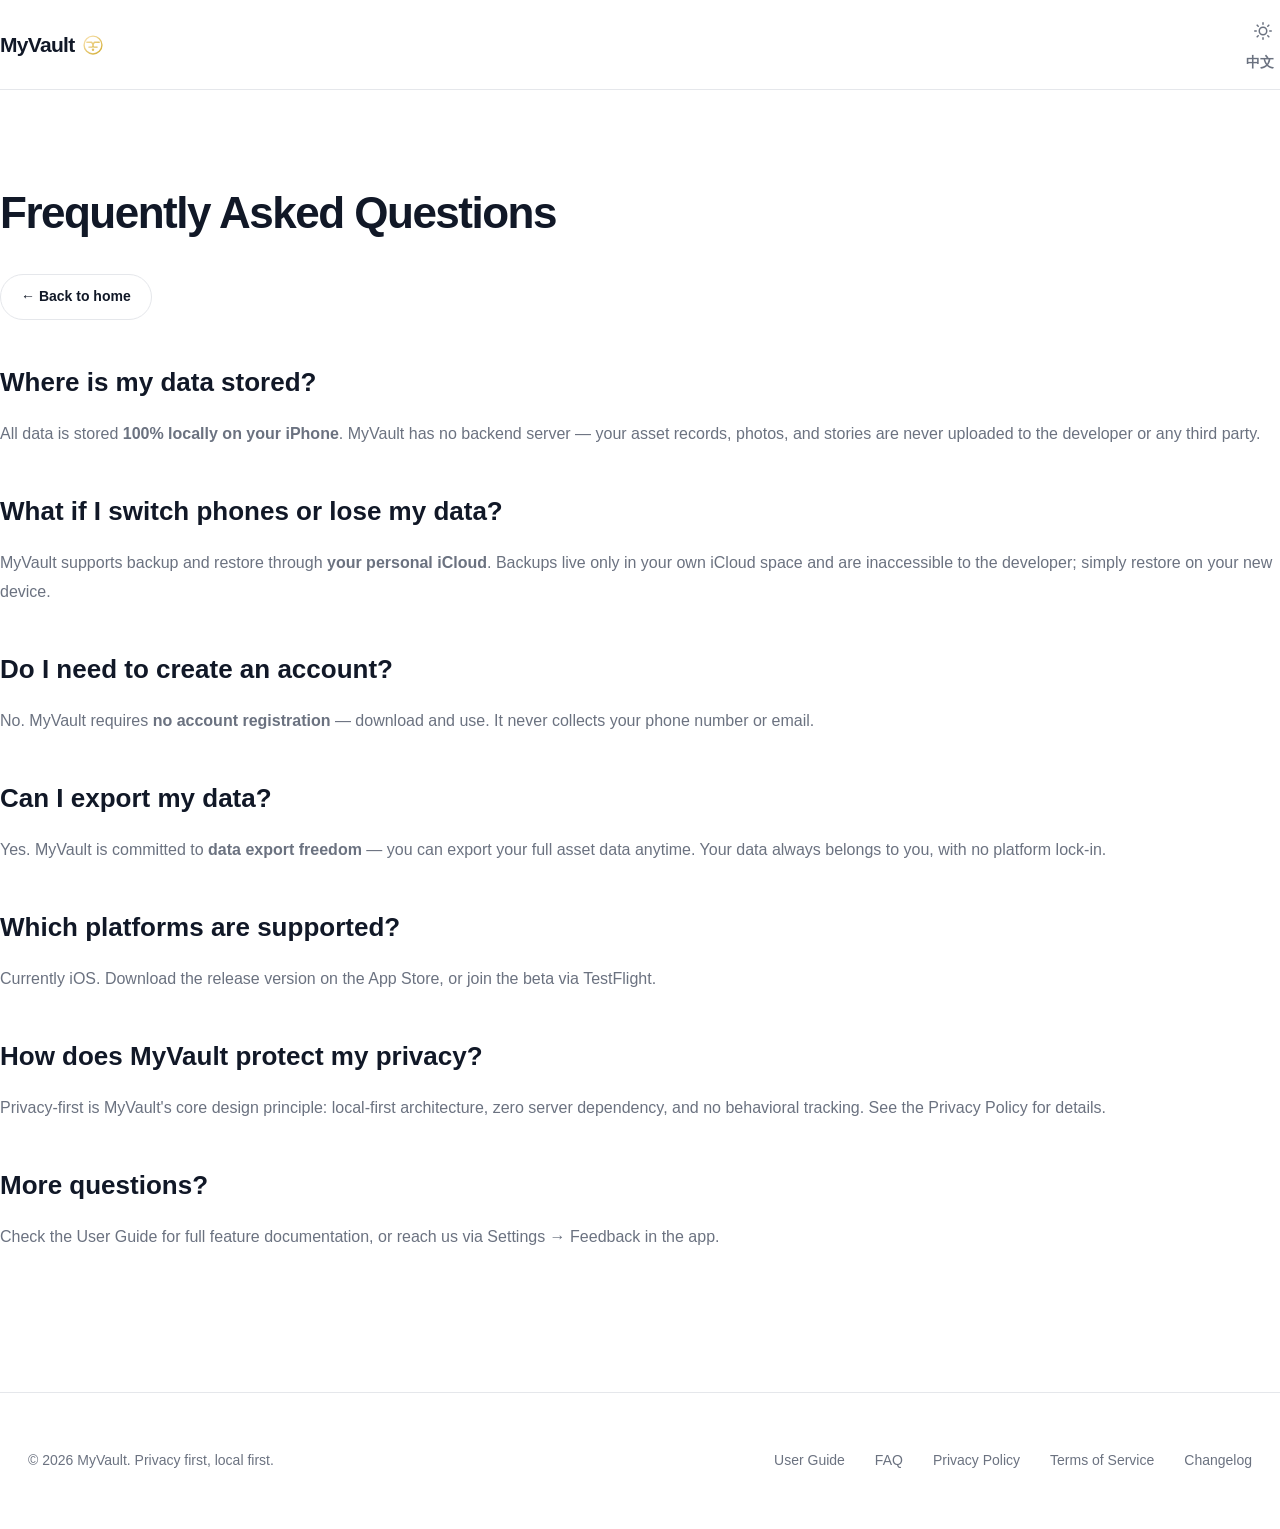
<file: en/faq.html>
<!doctype html>
<html lang="en">
<head>
  <meta charset="utf-8" />
  <meta http-equiv="Content-Security-Policy" content="default-src 'self'; script-src 'self' 'unsafe-inline' https://api.producthunt.com https://www.producthunt.com; style-src 'self' 'unsafe-inline'; img-src 'self' data: https://ph-files.imgix.net https://api.producthunt.com; font-src 'self'; connect-src 'self'; frame-src https://www.producthunt.com" />
  <meta name="referrer" content="strict-origin-when-cross-origin" />
  <meta name="viewport" content="width=device-width,initial-scale=1" />
  <title>MyVault — Frequently Asked Questions</title>
  <meta name="description" content="MyVault FAQ: where your data is stored, iCloud backup and device migration, account registration, data export, supported platforms, and privacy." />
  <meta property="og:title" content="MyVault FAQ" />
  <meta property="og:description" content="Answers about data storage, backup, export, and privacy." />
  <meta property="og:type" content="website" />
  <meta property="og:url" content="https://myvault.moodex.cc/en/faq.html" />
  <meta property="og:image" content="https://myvault.moodex.cc/assets/og-cover.png" />
  <meta name="twitter:card" content="summary_large_image" />
  <link rel="stylesheet" href="../assets/style.css?v=2.4" />
  <link rel="icon" href="../assets/favicon.svg" type="image/svg+xml" />
  <link rel="apple-touch-icon" href="/assets/apple-touch-icon.png" />
  <link rel="canonical" href="https://myvault.moodex.cc/en/faq.html" />
  <link rel="alternate" hreflang="zh" href="https://myvault.moodex.cc/zh/faq.html" />
  <link rel="alternate" hreflang="en" href="https://myvault.moodex.cc/en/faq.html" />
  <script type="application/ld+json">
  {
    "@context": "https://schema.org",
    "@type": "FAQPage",
    "mainEntity": [
      {
        "@type": "Question",
        "name": "Where is my data stored?",
        "acceptedAnswer": { "@type": "Answer", "text": "All data is stored 100% locally on your iPhone. MyVault has no backend server — your data is never uploaded to the developer or any third party." }
      },
      {
        "@type": "Question",
        "name": "What if I switch phones or lose my data?",
        "acceptedAnswer": { "@type": "Answer", "text": "MyVault supports backup and restore through your personal iCloud. Backups live only in your own iCloud space; simply restore on your new device." }
      },
      {
        "@type": "Question",
        "name": "Do I need to create an account?",
        "acceptedAnswer": { "@type": "Answer", "text": "No. MyVault requires no account registration — download and use. It never collects your phone number or email." }
      },
      {
        "@type": "Question",
        "name": "Can I export my data?",
        "acceptedAnswer": { "@type": "Answer", "text": "Yes. MyVault is committed to data export freedom — you can export your full asset data anytime. Your data always belongs to you." }
      },
      {
        "@type": "Question",
        "name": "Which platforms are supported?",
        "acceptedAnswer": { "@type": "Answer", "text": "Currently iOS. Download the release version on the App Store, or join the beta via TestFlight." }
      },
      {
        "@type": "Question",
        "name": "How does MyVault protect my privacy?",
        "acceptedAnswer": { "@type": "Answer", "text": "Privacy-first is MyVault's core design principle: local-first architecture, zero server dependency, and no behavioral tracking. See the Privacy Policy for details." }
      }
    ]
  }
  </script>
</head>
<body>
  <nav class="nav">
    <div class="container nav-inner">
      <a href="index.html" class="brand">MyVault</a>
      <div class="links">
        <button class="theme-toggle" aria-label="Toggle theme" onclick="toggleTheme()">
          <svg class="icon-sun" viewBox="0 0 24 24" fill="none" stroke="currentColor" stroke-width="2" stroke-linecap="round">
            <circle cx="12" cy="12" r="5"/><path d="M12 1v2M12 21v2M4.22 4.22l1.42 1.42M18.36 18.36l1.42 1.42M1 12h2M21 12h2M4.22 19.78l1.42-1.42M18.36 5.64l1.42-1.42"/>
          </svg>
          <svg class="icon-moon" viewBox="0 0 24 24" fill="none" stroke="currentColor" stroke-width="2" stroke-linecap="round">
            <path d="M21 12.79A9 9 0 1 1 11.21 3 7 7 0 0 0 21 12.79z"/>
          </svg>
        </button>
        <a href="../zh/faq.html" class="lang-toggle" data-lang-target="zh">中文</a>
      </div>
    </div>
  </nav>

  <main class="container doc reveal active">
    <h1>Frequently Asked Questions</h1>
    <div class="doc-back">
      <a href="index.html">← Back to home</a>
    </div>

    <article class="doc-section">
      <h2>Where is my data stored?</h2>
      <p>All data is stored <strong>100% locally on your iPhone</strong>. MyVault has no backend server — your asset records, photos, and stories are never uploaded to the developer or any third party.</p>
    </article>

    <article class="doc-section">
      <h2>What if I switch phones or lose my data?</h2>
      <p>MyVault supports backup and restore through <strong>your personal iCloud</strong>. Backups live only in your own iCloud space and are inaccessible to the developer; simply restore on your new device.</p>
    </article>

    <article class="doc-section">
      <h2>Do I need to create an account?</h2>
      <p>No. MyVault requires <strong>no account registration</strong> — download and use. It never collects your phone number or email.</p>
    </article>

    <article class="doc-section">
      <h2>Can I export my data?</h2>
      <p>Yes. MyVault is committed to <strong>data export freedom</strong> — you can export your full asset data anytime. Your data always belongs to you, with no platform lock-in.</p>
    </article>

    <article class="doc-section">
      <h2>Which platforms are supported?</h2>
      <p>Currently iOS. Download the release version on the <a href="https://apps.apple.com/us/app/myvault-pro/id6761352322" target="_blank" rel="noopener">App Store</a>, or join the beta via <a href="https://testflight.apple.com/join/rM3rvxTg" target="_blank" rel="noopener">TestFlight</a>.</p>
    </article>

    <article class="doc-section">
      <h2>How does MyVault protect my privacy?</h2>
      <p>Privacy-first is MyVault's core design principle: local-first architecture, zero server dependency, and no behavioral tracking. See the <a href="privacy.html">Privacy Policy</a> for details.</p>
    </article>

    <article class="doc-section">
      <h2>More questions?</h2>
      <p>Check the <a href="guide.html">User Guide</a> for full feature documentation, or reach us via Settings → Feedback in the app.</p>
    </article>
  </main>

  <footer class="footer">
    <div class="container footer-inner">
      <p class="footer-copy">© <span id="y"></span> MyVault. Privacy first, local first.</p>
      <div class="footer-links">
        <a href="guide.html">User Guide</a>
        <a href="faq.html">FAQ</a>
        <a href="privacy.html">Privacy Policy</a>
        <a href="terms.html">Terms of Service</a>
        <a href="changelog.html">Changelog</a>
      </div>
    </div>
  </footer>

  <script src="../assets/lang.js"></script>
  <script>
    document.getElementById('y').textContent = new Date().getFullYear();
    const observer = new IntersectionObserver((entries) => {
      entries.forEach(entry => {
        if (entry.isIntersecting) {
          entry.target.classList.add('active');
          observer.unobserve(entry.target);
        }
      });
    }, { threshold: 0.1 });
    document.querySelectorAll('.reveal').forEach(el => observer.observe(el));

    // Theme toggle
    const savedTheme = localStorage.getItem('theme');
    if (savedTheme) {
      document.documentElement.setAttribute('data-theme', savedTheme);
    } else if (window.matchMedia('(prefers-color-scheme: light)').matches) {
      document.documentElement.setAttribute('data-theme', 'light');
    }
    function toggleTheme() {
      const current = document.documentElement.getAttribute('data-theme');
      const next = current === 'light' ? 'dark' : 'light';
      document.documentElement.setAttribute('data-theme', next);
      localStorage.setItem('theme', next);
    }
  </script>
</body>
</html>
</file>
<file: assets/style.css>
:root{
  --bg:#fff;--bg-alt:#fff;--glass:rgba(15,23,42,.025);--glass-border:#e5e7eb;--glass-hover:#f8fafc;--text:#111827;--muted:#6b7280;--accent:#111827;--accent-strong:#111827;--accent-secondary:#374151;--line:#e5e7eb;--shadow:0 8px 24px rgba(15,23,42,.05);--radius-xl:16px;--card:#fff
}
[data-theme="dark"]{
  --bg:#fff;--bg-alt:#fff;--glass:rgba(15,23,42,.025);--glass-border:#e5e7eb;--glass-hover:#f8fafc;--text:#111827;--muted:#6b7280;--accent:#111827;--accent-strong:#111827;--accent-secondary:#374151;--line:#e5e7eb;--shadow:0 8px 24px rgba(15,23,42,.05);--card:#fff
}

@media(prefers-reduced-motion:reduce){
  .animate-path{transition:none;stroke-dashoffset:0!important}
  .reveal{opacity:1;transform:none;transition:none}
}

html{scroll-behavior:smooth}
body{font-family:"SF Pro Display","SF Pro Text",-apple-system,BlinkMacSystemFont,Inter,sans-serif;background:var(--bg);color:var(--text);line-height:1.7;overflow-x:hidden;min-height:100vh;margin:0}

a{color:inherit;text-decoration:none;transition:all .3s}
.container{max-width:1400px;margin:0 auto;padding:0 28px}

/* ---- Nav ---- */
.nav{position:sticky;top:0;background:rgba(255,255,255,.92);backdrop-filter:blur(12px);-webkit-backdrop-filter:blur(12px);border-bottom:1px solid var(--glass-border);z-index:1000}
.nav-inner{display:flex;align-items:center;justify-content:space-between;padding:14px 0}
.brand{font-weight:750;font-size:21px;letter-spacing:-.7px;color:var(--text);display:inline-flex;align-items:center;gap:8px}
.brand:after{content:"";display:inline-block;width:22px;height:22px;background:url("./logo-icon.svg") center/contain no-repeat}

/* ---- Hero ---- */
.hero{padding:104px 0 88px;position:relative;overflow:hidden;background:var(--bg);border-bottom:1px solid var(--glass-border)}
.hero .container{position:relative;z-index:1}
.hero-grid{display:flex;align-items:center;justify-content:space-between;gap:60px}
.hero-copy{flex:1;margin:0;text-align:left;display:flex;flex-direction:column;gap:20px}
.hero-copy .eyebrow{font-size:15px;letter-spacing:.32em;text-transform:uppercase;color:var(--muted);margin-bottom:8px}
.h-title{font-size:clamp(28px,3.1vw,42px);line-height:1.12;margin-bottom:8px;font-weight:800;letter-spacing:-1.2px;color:var(--text);white-space:nowrap;display:flex;align-items:center;max-width:100%;position:relative;min-height:1.3em;overflow:visible}
.typing{display:inline-flex;white-space:nowrap;min-height:1.2em}
.typing-caret{display:inline-block;width:2px;height:1.2em;background:var(--accent);margin-left:6px;animation:caretBlink 1s steps(1) infinite}
.typing-complete .typing-caret{opacity:0}
.hero .h-sub{font-size:18px;color:var(--muted);margin-bottom:28px;max-width:560px}

.glass-panel,.hero-card,.chip,.story-meta,.story-text,.story-tag{display:none}

/* ---- Trust badges ---- */
.trust-badges{display:flex;flex-wrap:wrap;gap:10px;margin-bottom:26px}
.trust-badges .badge{padding:6px 12px;border-radius:6px;border:1px solid var(--line);font-size:13px;color:var(--muted);background:#fff;position:relative;overflow:hidden}

/* ---- CTA ---- */
.cta-row{display:flex;flex-wrap:wrap;gap:18px;align-items:center}
.app-store-badge{display:inline-flex;align-items:center;gap:14px;padding:13px 22px;border-radius:10px;background:#111827;color:#fff;border:1px solid #111827;box-shadow:none;min-width:230px}
.app-store-badge small{display:block;font-size:11px;letter-spacing:.12em;text-transform:uppercase;color:rgba(255,255,255,.7)}
.app-store-badge strong{font-size:22px;line-height:1;font-weight:700}
.app-store-badge svg{width:26px;height:26px}
.app-store-badge:hover{transform:translateY(-2px);box-shadow:none;background:#374151}
.testflight-badge{display:inline-flex;align-items:center;gap:18px;padding:13px 22px;border-radius:10px;background:#fff;color:#111827;border:1px solid var(--glass-border);box-shadow:none;min-width:260px}
.testflight-badge small{display:block;font-size:12px;letter-spacing:.12em;text-transform:uppercase;color:rgba(0,0,0,.55)}
.testflight-badge strong{font-size:20px;line-height:1.2;font-weight:700}
.testflight-badge .badge-icons{display:flex;gap:10px}
.testflight-badge .badge-icons .icon{width:40px;height:40px;border-radius:14px;display:flex;align-items:center;justify-content:center;background:rgba(0,0,0,.05);border:1px solid rgba(0,0,0,.08)}
.testflight-badge .badge-icons svg{width:20px;height:20px}
.testflight-badge:hover{transform:translateY(-2px);box-shadow:none;border-color:#9ca3af}
.ghost-link{font-weight:600;color:var(--accent);position:relative;padding-right:26px}
.ghost-link:after{content:"→";position:absolute;right:0;top:50%;transform:translateY(-50%);transition:transform .3s}
.ghost-link:hover:after{transform:translate(6px,-50%)}
.skip-typing{background:none;border:1px solid var(--glass-border);color:var(--muted);font-size:13px;padding:6px 14px;border-radius:999px;cursor:pointer;transition:all .3s;margin-left:8px}
.skip-typing:hover{border-color:var(--accent);color:var(--accent)}
.urgency-tag{display:inline-block;background:rgba(255,107,107,.1);color:#e05252;font-size:11px;padding:2px 8px;border-radius:999px;margin-left:8px;font-weight:600}
@media(max-width:600px){
  .urgency-tag{display:none}
}

/* ---- Mobile menu ---- */
.mobile-menu-toggle{display:none;background:none;border:none;cursor:pointer;padding:8px;color:var(--text);transition:color .3s}
.mobile-menu-toggle .icon-close{display:none}
.mobile-menu-toggle.active .icon-menu{display:none}
.mobile-menu-toggle.active .icon-close{display:block}
.mobile-menu-toggle svg{width:24px;height:24px}
.nav-links{display:flex;align-items:center;gap:20px}
.nav-links .nav-link{font-weight:600;color:var(--muted);font-size:14px;transition:color .3s}
.nav-links .nav-link:hover{color:var(--text)}
.nav-links .ph-badge img{height:28px;width:auto}
.theme-toggle{background:none;border:none;cursor:pointer;padding:8px;color:var(--muted);transition:color .3s,background .3s;border-radius:8px;display:flex;align-items:center;justify-content:center}
.theme-toggle:hover{color:var(--text);background:var(--glass-hover)}
.theme-toggle .icon-sun{display:block}
.theme-toggle .icon-moon{display:none}
[data-theme="dark"] .theme-toggle .icon-sun{display:block}
[data-theme="dark"] .theme-toggle .icon-moon{display:none}
.theme-toggle svg{width:18px;height:18px}
@media(max-width:768px){
  .mobile-menu-toggle{display:flex}
  .nav-links{position:fixed;top:53px;left:0;right:0;background:rgba(255,255,255,.97);backdrop-filter:blur(12px);flex-direction:column;align-items:flex-start;gap:0;padding:20px;transform:translateY(-120%);opacity:0;transition:all .3s;z-index:999;border-bottom:1px solid var(--line)}
  .nav-links.active{transform:translateY(0);opacity:1}
  .nav-links .nav-link{width:100%;padding:14px 0;font-size:16px;border-bottom:1px solid var(--glass-border)}
  .nav-links .nav-link:last-child{border-bottom:none}
  .nav-links .ph-badge{display:none}
  .nav-links .theme-toggle{align-self:flex-start;margin-bottom:8px}
  .nav-links .lang-toggle{margin-top:12px}
}

/* ---- Back to top ---- */
.back-to-top{position:fixed;bottom:32px;right:32px;width:44px;height:44px;border-radius:10px;background:var(--accent);color:#fff;border:none;cursor:pointer;opacity:0;visibility:hidden;transform:translateY(16px);transition:all .3s;z-index:900;box-shadow:none;display:flex;align-items:center;justify-content:center}
.back-to-top.visible{opacity:1;visibility:visible;transform:translateY(0)}
.back-to-top:hover{transform:translateY(-2px);box-shadow:none;background:#374151}
.back-to-top svg{width:22px;height:22px}
@media(max-width:600px){
  .back-to-top{bottom:20px;right:20px;width:44px;height:44px}
}

/* ---- Sections ---- */
.section{padding:72px 0}
.section-title{font-size:36px;font-weight:800;text-align:center;letter-spacing:-1px;margin-bottom:12px}
.subheading{text-align:center;color:var(--muted);text-transform:uppercase;letter-spacing:.32em;font-size:12px;margin-bottom:14px}
.section p.section-lead,.doc p.section-lead{text-align:center;max-width:760px;margin:0 auto 42px;color:var(--muted)}

/* ---- Feature cards ---- */
.feature-grid{display:grid;grid-template-columns:repeat(auto-fit,minmax(280px,1fr));gap:16px}
.feature-card{padding:26px;border-radius:var(--radius-xl);border:1px solid var(--glass-border);background:var(--card);box-shadow:none;position:relative;overflow:hidden}
.feature-card .icon-chip{display:inline-flex;padding:6px 14px;border-radius:999px;border:1px solid var(--glass-border);color:var(--accent);font-size:13px;letter-spacing:.1em;text-transform:uppercase;margin-bottom:18px}
.feature-card h3{font-size:24px;margin-bottom:12px}
.feature-card p{color:var(--muted);margin-bottom:16px}
.feature-card ul{list-style:none;display:flex;flex-direction:column;gap:10px;color:var(--text);font-size:15px}
.feature-card ul li{display:flex;gap:10px}
.feature-card ul li:before{content:"•";color:var(--accent);margin-top:-2px}

/* ---- Insight cards ---- */
.insight-grid{display:grid;grid-template-columns:repeat(auto-fit,minmax(260px,1fr));gap:16px;margin-top:32px}
.insight-card{padding:26px;border-radius:var(--radius-xl);border:1px solid var(--glass-border);background:var(--card);box-shadow:none;position:relative;overflow:hidden}
.insight-card h3{font-size:22px;margin-bottom:10px}
.insight-card p{color:var(--muted);font-size:15px}
.insight-card .metric{display:flex;align-items:center;gap:16px;margin:22px 0}
.insight-card .metric strong{font-size:30px;font-weight:800;color:var(--accent)}
.insight-card .metric span{font-size:13px;letter-spacing:.3em;text-transform:uppercase;color:var(--muted)}
.mini-chart{height:220px;margin-bottom:20px}
.mini-chart svg{width:100%;height:100%}

/* ---- Feature charts ---- */
.feature-chart-grid{display:flex;overflow-x:auto;gap:28px;scroll-snap-type:x mandatory;-webkit-overflow-scrolling:touch;scrollbar-width:none;padding-bottom:4px}
.feature-chart-grid::-webkit-scrollbar{display:none}
@media(max-width:900px){.feature-chart-grid{gap:24px}}
@media(max-width:560px){.feature-chart-grid{gap:16px}}
.feature-chart{flex:0 0 calc(25% - 21px);min-width:280px;scroll-snap-align:start;display:flex;flex-direction:column;gap:12px;background:var(--card);border:1px solid var(--glass-border);padding:22px;border-radius:var(--radius-xl);transition:all .25s ease;position:relative;overflow:hidden}
@media(max-width:900px){.feature-chart{flex:0 0 calc(50% - 12px);min-width:260px}}
@media(max-width:560px){.feature-chart{flex:0 0 82%;min-width:260px}}
.feature-chart:hover{transform:translateY(-2px);box-shadow:var(--shadow)}
.feature-chart h3{font-size:22px;color:var(--accent);font-weight:800;margin:0;white-space:nowrap;overflow:hidden;text-overflow:ellipsis}
.feature-chart .feature-desc{font-size:16px;color:var(--muted);line-height:1.55;margin:0}
.chart-wrap{margin:6px 0;background:rgba(0,0,0,.03);border-radius:20px;padding:2px;border:1px solid rgba(212,175,55,.1);min-height:130px;display:flex;align-items:center;justify-content:center}
.chart-wrap svg{width:100%;height:auto;display:block;overflow:visible}
.meta{display:flex;flex-wrap:nowrap;gap:12px;margin-top:auto;justify-content:space-between}
.meta span{flex:1;text-align:center}
@media(max-width:600px){
  .meta{flex-wrap:wrap}
  .meta span{flex:none;text-align:left}
}
.meta span{padding:7px 16px;border-radius:999px;border:1px solid var(--line);font-size:13px;color:var(--muted);background:rgba(212,175,55,.05);font-weight:500;white-space:nowrap}
.feature-chart:hover .meta span{border-color:var(--accent);color:var(--accent)}

.bar-track{height:12px;border-radius:6px;background:rgba(0,0,0,.06);overflow:hidden;width:100%;margin:12px 0}
.bar-fill{height:100%;background:linear-gradient(90deg,#b8960c,#d4af37);width:0;transition:width 1.8s cubic-bezier(.34,1.56,.64,1)}
.reveal.active .bar-fill{width:var(--target-width)}

.animate-path{stroke-dasharray:9999;stroke-dashoffset:9999;transition:stroke-dashoffset 2.5s cubic-bezier(.4,0,.2,1)}
.reveal.active .animate-path{stroke-dashoffset:0}
.val-count{font-weight:800;color:var(--accent);font-variant-numeric:tabular-nums}

/* ---- Links ---- */
.link-grid{display:flex;flex-wrap:wrap;gap:24px;justify-content:center;margin-top:36px}
.link-grid a{font-size:18px;font-weight:700;color:var(--accent);position:relative;padding-bottom:4px}
.link-grid a:after{content:"";position:absolute;left:0;bottom:0;width:100%;height:2px;background:linear-gradient(90deg,var(--accent),transparent);transform-origin:left;transform:scaleX(0);transition:transform .3s}
.link-grid a:hover:after{transform:scaleX(1)}

/* ---- Compare cards ---- */
.compare-grid{display:grid;grid-template-columns:repeat(auto-fit,minmax(280px,1fr));gap:32px;margin-top:48px}
.compare-card{border-radius:var(--radius-xl);border:1px solid var(--glass-border);padding:32px;background:var(--card);position:relative}
.compare-card.mine{border-color:var(--accent);box-shadow:0 30px 60px rgba(212,175,55,.12)}
.compare-card h3{font-size:22px;margin-bottom:18px}
.compare-card ul{list-style:none;display:flex;flex-direction:column;gap:12px;color:var(--muted)}
.compare-card ul li{display:flex;gap:10px}
.compare-card ul li:before{content:"";width:10px;height:10px;margin-top:6px;border-radius:50%;background:var(--accent-secondary)}
.compare-card.other ul li:before{background:#ff6b6b}

/* ---- Feature scroll cards ---- */

.feat-scroll{position:relative;margin-top:48px;padding:0 24px}
.feat-scroll-track{display:flex;gap:16px;overflow-x:auto;scroll-behavior:smooth;scrollbar-width:none;-ms-overflow-style:none;padding:4px 0}
.feat-scroll-track::-webkit-scrollbar{display:none}

.feat-card{flex:0 0 220px;background:var(--bg-alt);border:0.5px solid var(--glass-border);border-radius:var(--radius-xl);padding:22px 18px 18px;display:flex;flex-direction:column;gap:10px}
.feat-card.feat-free{border-left:3px solid #1D9E75}
.feat-card.feat-pro{border-left:3px solid var(--accent-strong)}

.feat-card-index{font-size:11px;font-weight:600;color:var(--muted);letter-spacing:.05em}
.feat-card-name{font-size:16px;font-weight:700;color:var(--text);margin:0}
.feat-card-desc{font-size:13px;line-height:1.6;color:var(--muted);flex:1;margin:0}
.feat-card-badge{display:inline-flex;align-items:center;font-size:12px;font-weight:600;padding:4px 10px;border-radius:6px;width:fit-content}
.feat-card-badge.both{background:rgba(29,158,117,.1);color:#1D9E75}
.feat-card-badge.pro{background:rgba(212,175,55,.1);color:var(--accent)}

.feat-scroll-btn{position:absolute;top:50%;transform:translateY(-50%);width:40px;height:40px;border:0.5px solid var(--glass-border);border-radius:50%;background:var(--bg-alt);color:var(--muted);display:flex;align-items:center;justify-content:center;cursor:pointer;z-index:1;transition:opacity .2s,background .2s}
.feat-scroll-btn:hover{background:rgba(212,175,55,.06);color:var(--accent)}
.feat-scroll-left{left:-4px}.feat-scroll-right{right:-4px}

.feat-scroll-legend{display:flex;gap:24px;margin-top:20px;font-size:13px;color:var(--muted)}
.feat-scroll-legend span{display:flex;align-items:center;gap:8px}
.legend-dot{width:10px;height:10px;border-radius:50%;flex-shrink:0}
.legend-dot-free{background:#1D9E75}.legend-dot-pro{background:var(--accent-strong)}

@media(max-width:768px){
  .feat-scroll{padding:0 8px}
  .feat-card{flex:0 0 200px;padding:16px 14px 14px}
  .feat-card-name{font-size:15px}
}

/* ---- Buttons ---- */
.legal-card{text-align:center;align-items:center}
.legal-card .btn{justify-content:center}
.btn{display:inline-flex;align-items:center;gap:12px;padding:13px 22px;border-radius:10px;font-weight:700;font-size:15px;border:1px solid transparent;transition:all .2s}
.btn.primary{background:var(--accent);color:#fff;box-shadow:none}
.btn.primary:hover{transform:translateY(-2px);background:#374151}
.btn.secondary{border-color:var(--glass-border);color:var(--text)}
.btn.secondary:hover{border-color:var(--accent);color:var(--accent)}

/* ---- Footer ---- */
.footer{padding:56px 0;border-top:1px solid var(--glass-border);color:var(--muted);font-size:14px;margin-top:32px}
.footer-inner{display:flex;align-items:center;justify-content:space-between;gap:24px;flex-wrap:wrap}
.footer-copy{margin:0}
.footer-links{display:flex;justify-content:flex-end;gap:30px;flex-wrap:wrap}
.footer-links a:hover{color:var(--accent)}

/* ---- Doc pages ---- */
.doc{padding:56px 0 96px}
.doc h1{font-size:44px;margin-bottom:24px;letter-spacing:-1.5px}
.doc-section{margin-top:40px}
.doc-section h2{font-size:26px;margin-bottom:14px}
.doc-section h3{font-size:18px;margin:18px 0 8px}
.doc-section p{color:var(--muted);line-height:1.8;margin-bottom:12px}
.doc-section ul,.doc-section ol{margin:12px 0 20px;padding-left:20px;color:var(--muted);line-height:1.8}
.doc-section li+li{margin-top:6px}
.doc-section code{background:rgba(0,0,0,.04);padding:2px 6px;border-radius:6px;font-size:.9em}
.doc-back{margin:20px 0 30px}
.doc-back a{display:inline-flex;align-items:center;gap:8px;padding:10px 20px;border-radius:999px;border:1px solid var(--glass-border);color:var(--accent);font-weight:600;font-size:14px;text-transform:none}
.doc-back a:hover{border-color:var(--accent);color:var(--text)}
.guide-quick-actions{display:grid;grid-template-columns:repeat(3,minmax(0,1fr));gap:10px;margin:0 0 34px}
.guide-quick-actions a{display:flex;align-items:center;min-height:48px;padding:0 16px;border:1px solid var(--glass-border);border-radius:10px;color:var(--muted);font-weight:600;font-size:14px;background:var(--card)}
.guide-quick-actions a:hover{color:var(--text);border-color:var(--accent);background:var(--glass-hover)}
.guide-toc{margin:24px 0 32px;border:1px solid var(--glass-border);border-radius:12px;background:var(--card)}
.guide-toc summary{display:flex;align-items:center;justify-content:space-between;padding:16px 18px;color:var(--text);font-size:18px;font-weight:750;cursor:pointer;list-style:none}
.guide-toc summary::-webkit-details-marker{display:none}
.guide-toc summary::after{content:"收起";font-size:13px;font-weight:600;color:var(--muted)}
.guide-toc:not([open]) summary::after{content:"展开"}
.guide-toc ol{columns:2;column-gap:28px;margin:0;padding:0 18px 18px;list-style-position:inside}
.guide-toc li{break-inside:avoid;margin:0 0 8px;padding:0;color:var(--muted)}
.guide-toc a:hover{color:var(--text)}
.guide-links{display:flex;align-items:center;gap:14px}
.guide-links .ph-badge{display:flex;align-items:center}
.guide-links .ph-badge img{display:block;height:28px;width:auto}
.doc .table-wrap{max-width:100%;overflow-x:auto;margin:20px 0;border:1px solid var(--glass-border);border-radius:12px;-webkit-overflow-scrolling:touch}
.doc table{width:100%;min-width:560px;border-collapse:collapse;color:var(--muted);line-height:1.6}
.doc th,.doc td{padding:13px 16px;text-align:left;vertical-align:top;border-bottom:1px solid var(--glass-border)}
.doc th{color:var(--text);font-weight:700;background:var(--glass-hover)}
.doc tbody tr:last-child td{border-bottom:none}

/* ---- Timeline ---- */
.timeline{position:relative;margin:20px 0 60px;padding-left:32px}
.timeline:before{content:"";position:absolute;left:12px;top:0;bottom:0;width:2px;background:var(--glass-border)}
.timeline-item{background:var(--card);border:1px solid var(--glass-border);border-radius:20px;margin-bottom:24px;padding:20px 24px;position:relative}
.timeline-item::before{content:"";position:absolute;left:-28px;top:26px;width:14px;height:14px;border-radius:50%;background:var(--accent);box-shadow:0 0 0 4px rgba(212,175,55,.18)}
.timeline-item.current{border-color:var(--accent);background:rgba(212,175,55,.04)}
.timeline-item summary{list-style:none;display:flex;align-items:center;justify-content:space-between;gap:16px;font-weight:700;font-size:18px;color:var(--text);cursor:pointer}
.timeline-item summary::-webkit-details-marker{display:none}
.timeline-heading{display:flex;align-items:center;gap:14px}
.timeline-heading .version{font-size:20px;font-weight:800}
.timeline-heading .date{font-size:14px;color:var(--muted);letter-spacing:.05em}
.timeline-item summary::after{content:"+";font-size:18px;color:var(--muted)}
.timeline-item[open] summary::after{content:"–"}
.timeline-item[open]{border-color:var(--accent);background:rgba(212,175,55,.04)}
.timeline-body{margin-top:18px}
.timeline-body h3{margin-top:18px}
.timeline-body ul{margin:10px 0 0 18px;line-height:1.8;color:var(--muted)}
.timeline-body ul li{margin-bottom:8px}

/* ---- Language toggle ---- */
.lang-toggle{font-weight:600;color:var(--muted);font-size:14px;transition:color .3s}
.lang-toggle:hover{color:var(--accent)}

/* ---- Animations ---- */
@keyframes caretBlink{
  0%{opacity:1}
  50%{opacity:0}
  100%{opacity:1}
}

.reveal{opacity:0;transform:translateY(50px);transition:all 1s cubic-bezier(.16,1,.3,1)}
.reveal.active{opacity:1;transform:translateY(0)}

/* ---- Responsive ---- */
@media(max-width:1100px){
  .hero-grid{flex-direction:column;align-items:flex-start;gap:40px}
  .hero-copy{max-width:100%}
  .h-title{white-space:normal;display:block;font-size:34px}
  .typing{white-space:normal}
}

@media(max-width:900px){
  .hero{padding-top:120px}
  .cta-row{flex-direction:column;align-items:flex-start}
  .app-store-badge,.testflight-badge{width:100%;justify-content:center}
  .h-title{font-size:32px}
}

@media(max-width:600px){
  .hero-copy .eyebrow{letter-spacing:.3em}
  .section{padding:64px 0}
  .feature-card{padding:24px}
  .container{padding:0 20px}
  .doc.container{padding-left:24px;padding-right:24px}
  .doc{padding:36px 0 80px}
  .doc h1{font-size:34px;line-height:1.25}
  .doc-section{margin-top:28px}
  .doc-section p,.doc-section li{font-size:15px}
  .doc-back a{width:100%;justify-content:center}
  .guide-quick-actions{grid-template-columns:repeat(2,minmax(0,1fr));gap:8px;margin-bottom:26px}
  .guide-quick-actions a{min-height:46px;padding:0 12px;font-size:13px;line-height:1.3}
  .guide-toc{margin:20px 0 28px}
  .guide-toc summary{padding:15px 16px;font-size:17px}
  .guide-toc ol{columns:1;padding:0 16px 16px}
  .guide-toc li{margin-bottom:9px}
  .guide-links{gap:4px}
  .guide-links .ph-badge{display:none}
  .guide-links .theme-toggle,.guide-links .lang-toggle{min-height:44px;padding:0 10px}
  .guide-links .lang-toggle{display:inline-flex;align-items:center}
  .doc-section h2{font-size:23px;line-height:1.35;margin-top:34px}
  .doc-section h3{font-size:17px;line-height:1.45;margin-top:24px}
  .doc .table-wrap{margin:16px 0}
  .doc th,.doc td{padding:11px 12px;font-size:14px}
  .footer-inner{flex-direction:column;align-items:flex-start}
  .footer-links{justify-content:flex-start}
}
</file>
